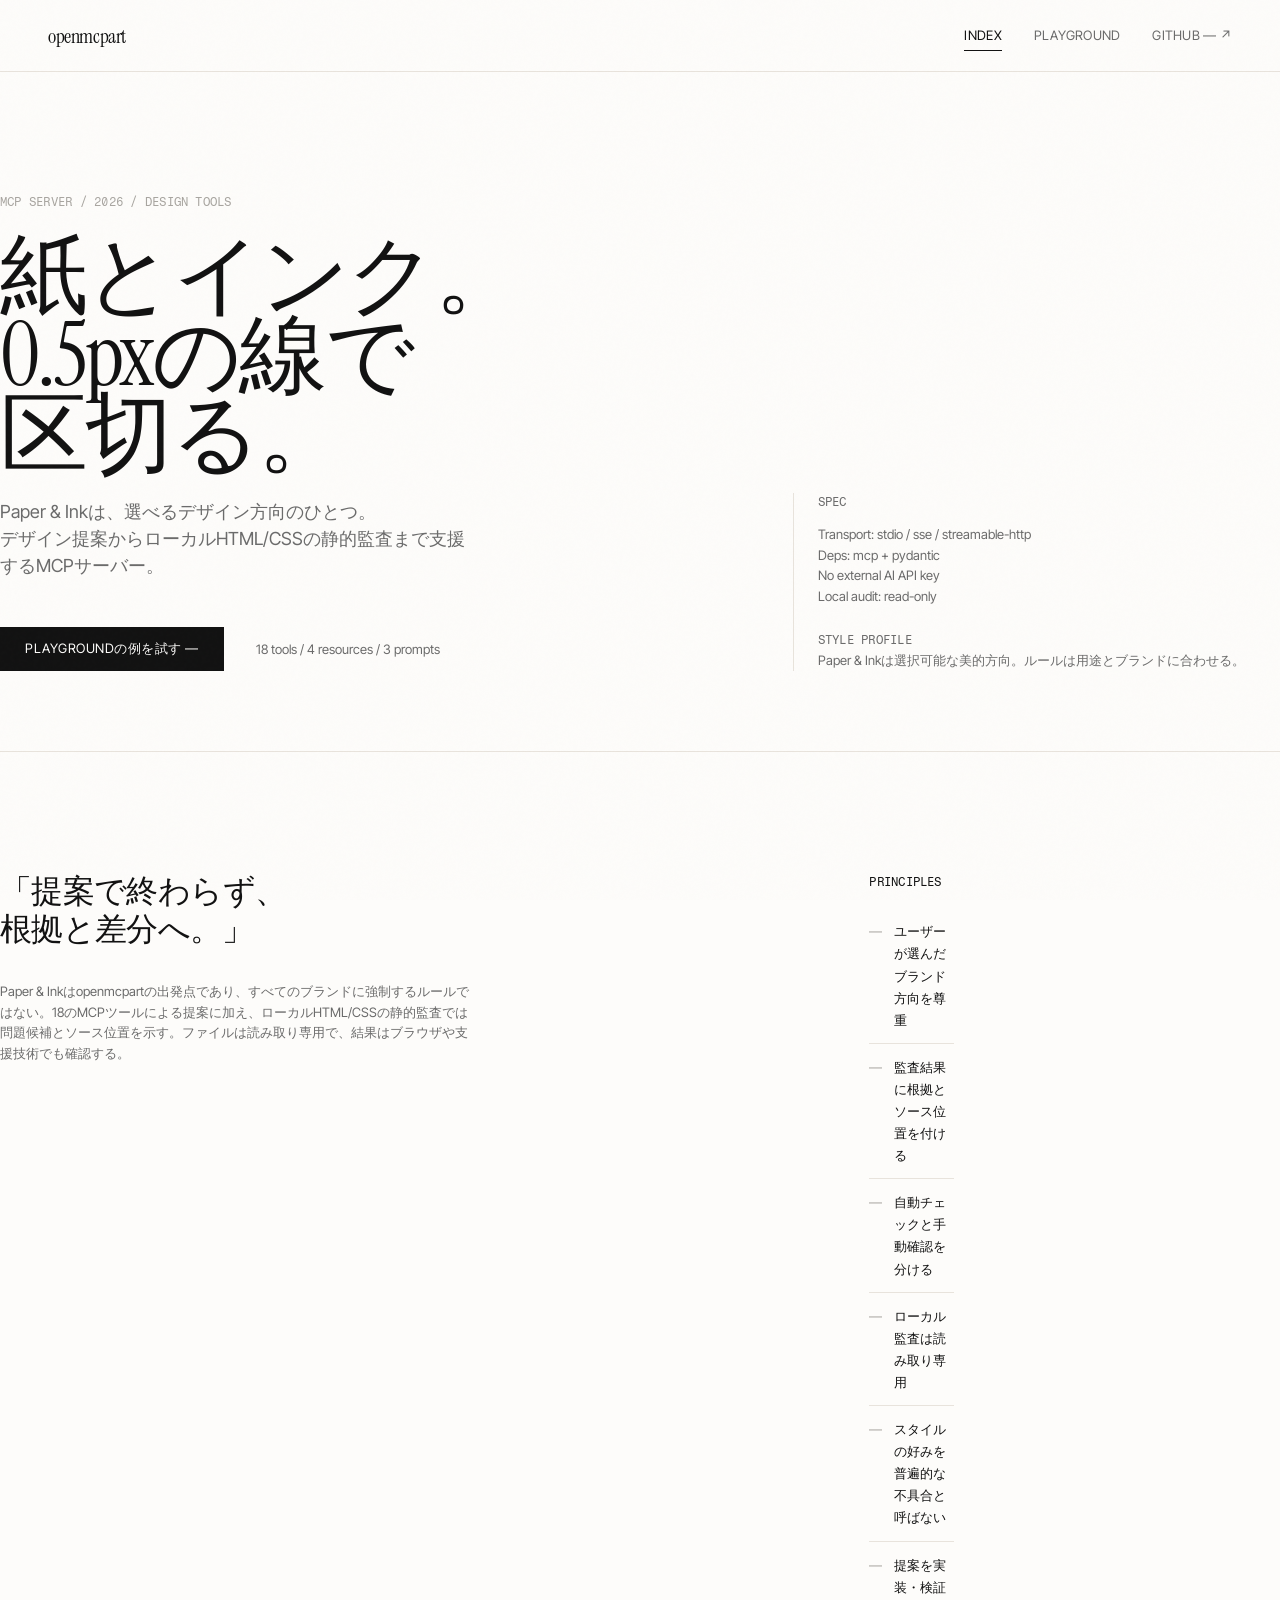
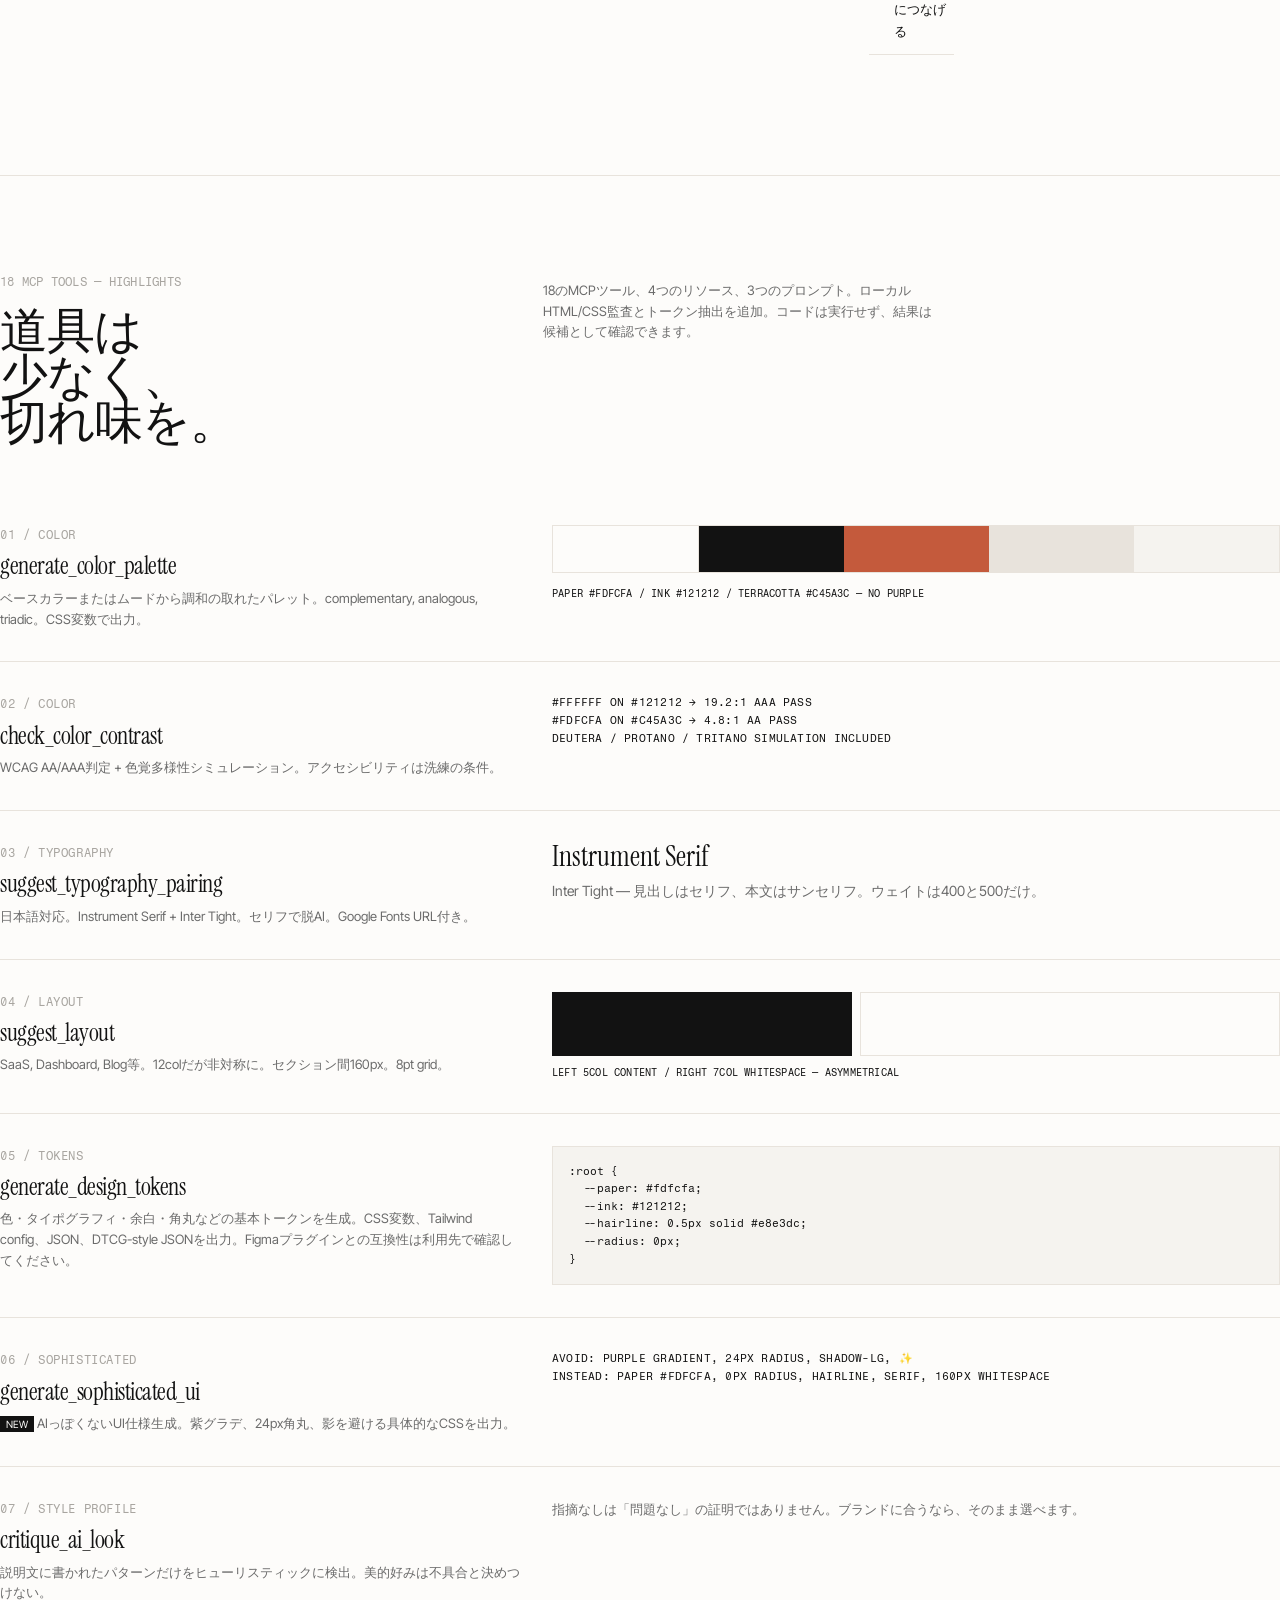
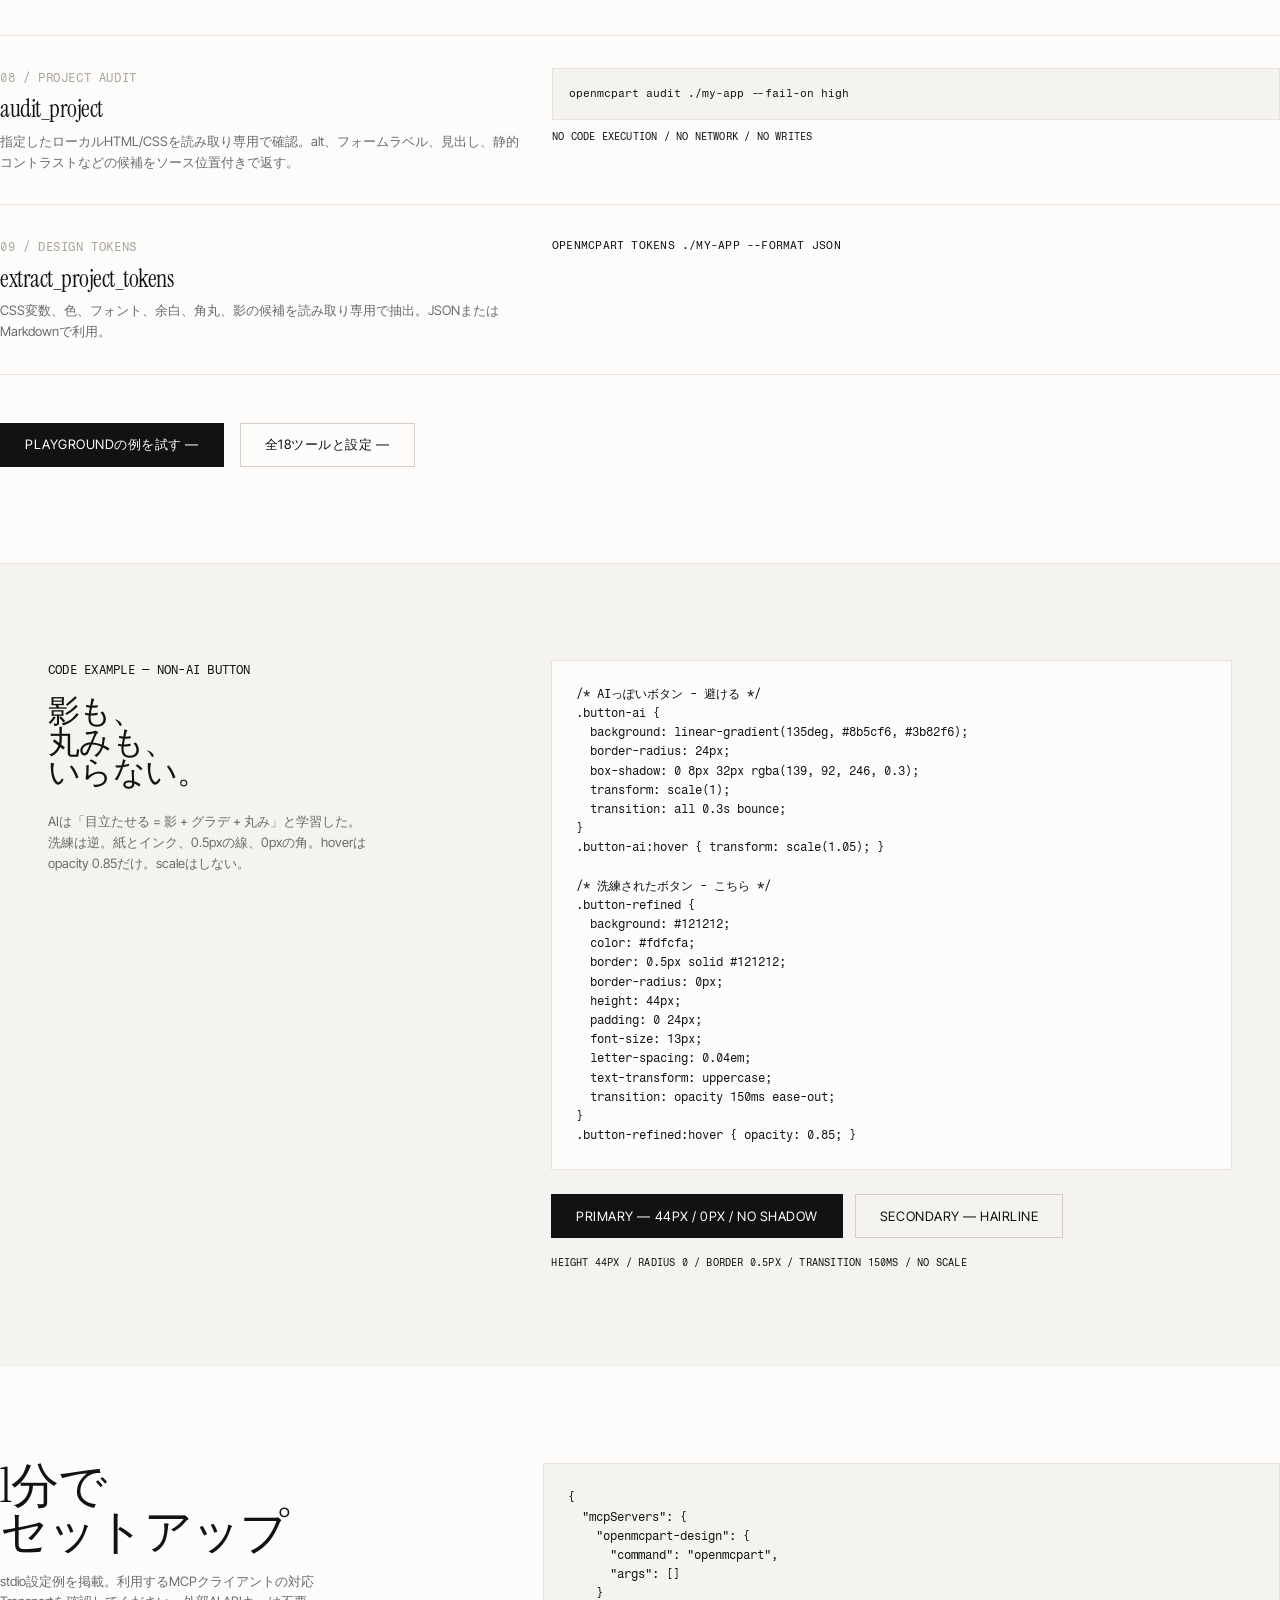
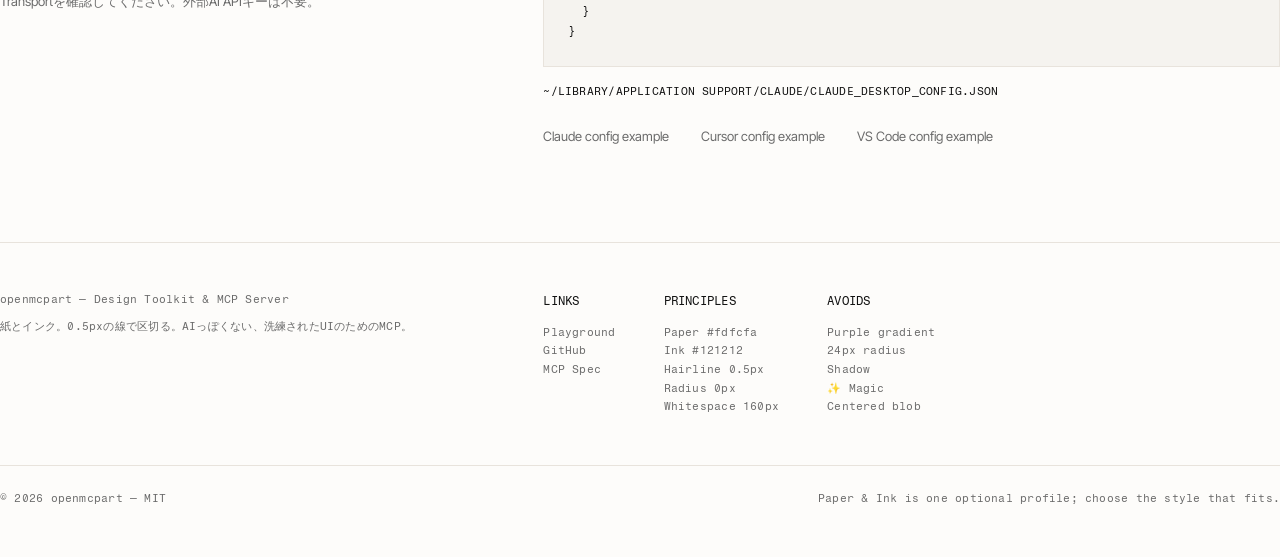
<file: web/index.html>
<!DOCTYPE html>
<html lang="ja">
<head>
  <meta charset="UTF-8">
  <meta name="viewport" content="width=device-width, initial-scale=1.0">
  <title>openmcpart — デザイン支援MCPとローカルUI監査</title>
  <meta name="description" content="デザイン提案、デザイントークン、ローカルHTML/CSSの静的監査を提供するオープンソースMCPサーバー。">
  <link rel="stylesheet" href="./css/style.css">
  <link rel="icon" href="data:image/svg+xml,<svg xmlns='http://www.w3.org/2000/svg' viewBox='0 0 100 100'><text y='.9em' font-size='90'>◐</text></svg>">
</head>
<body class="grain">
  <!-- Header - Minimal, hairline, no CTA -->
  <header class="header container">
    <a href="./index.html" class="logo">openmcpart</a>
    <nav class="nav" aria-label="Primary">
      <a href="./index.html" class="active" aria-current="page">Index</a>
      <a href="./playground.html">Playground</a>
      <a href="https://github.com/hrfrutrd-dev/openmcpart" target="_blank" rel="noopener noreferrer">GitHub — ↗</a>
    </nav>
  </header>
  <a class="skip-link" href="#main-content">本文へスキップ</a>
  <main id="main-content">

  <!-- Hero - Asymmetrical, not centered, huge whitespace -->
  <section class="hero container">
    <div class="grid-12">
      <div class="col-7">
        <p class="mono" style="margin-bottom: 24px; color: var(--ink-faint);">MCP Server / 2026 / Design Tools</p>
        <h1>紙とインク。<br>0.5pxの線で<br>区切る。</h1>
        <p class="sub">
          Paper &amp; Inkは、選べるデザイン方向のひとつ。<br>
          デザイン提案からローカルHTML/CSSの静的監査まで支援するMCPサーバー。
        </p>
        <div class="cta">
          <a href="./playground.html" class="btn btn-primary">Playgroundの例を試す —</a>
          <span class="text-small" style="margin-left: 16px;">18 tools / 4 resources / 3 prompts</span>
        </div>
      </div>
      <div class="col-5" style="display: flex; flex-direction: column; justify-content: flex-end;">
        <div class="text-small" style="border-left: 0.5px solid var(--hairline); padding-left: 24px; margin-left: 32px;">
          <p class="mono" style="margin-bottom: 12px;">Spec</p>
          <p>Transport: stdio / sse / streamable-http<br>
          Deps: mcp + pydantic<br>
          No external AI API key<br>
          Local audit: read-only</p>
          <p style="margin-top: 24px;" class="mono">Style profile</p>
          <p>Paper &amp; Inkは選択可能な美的方向。ルールは用途とブランドに合わせる。</p>
        </div>
      </div>
    </div>
  </section>

  <!-- Manifesto - Single strong statement, not 3 features -->
  <section class="manifesto container">
    <div class="grid-12">
      <div class="col-8">
        <blockquote>
          「提案で終わらず、<br>根拠と差分へ。」
        </blockquote>
        <p class="text-small" style="margin-top: 32px; max-width: 480px;">
          Paper &amp; Inkはopenmcpartの出発点であり、すべてのブランドに強制するルールではない。18のMCPツールによる提案に加え、ローカルHTML/CSSの静的監査では問題候補とソース位置を示す。ファイルは読み取り専用で、結果はブラウザや支援技術でも確認する。
        </p>
      </div>
      <div class="col-4">
        <p class="mono" style="margin-bottom: 16px;">Principles</p>
        <ul class="checklist">
          <li>ユーザーが選んだブランド方向を尊重</li>
          <li>監査結果に根拠とソース位置を付ける</li>
          <li>自動チェックと手動確認を分ける</li>
          <li>ローカル監査は読み取り専用</li>
          <li>スタイルの好みを普遍的な不具合と呼ばない</li>
          <li>提案を実装・検証につなげる</li>
        </ul>
      </div>
    </div>
  </section>

  <!-- Tools - Not 3-col grid, but 1-col with detail -->
  <section class="section container">
    <div class="grid-12" style="margin-bottom: 48px;">
      <div class="col-5">
        <p class="mono" style="color: var(--ink-faint); margin-bottom: 16px;">18 MCP Tools — Highlights</p>
        <h2>道具は<br>少なく、<br>切れ味を。</h2>
      </div>
      <div class="col-7">
        <p class="text-small" style="max-width: 400px; margin-top: 8px;">
          18のMCPツール、4つのリソース、3つのプロンプト。ローカルHTML/CSS監査とトークン抽出を追加。コードは実行せず、結果は候補として確認できます。
        </p>
      </div>
    </div>

    <div class="tool-list">
      <div class="tool-item">
        <div>
          <p class="tool-name">01 / Color</p>
          <h3>generate_color_palette</h3>
          <p class="text-small">ベースカラーまたはムードから調和の取れたパレット。complementary, analogous, triadic。CSS変数で出力。</p>
        </div>
        <div>
          <div class="palette">
            <div style="background: #fdfcfa; border-right: 0.5px solid #e8e3dc;"></div>
            <div style="background: #121212;"></div>
            <div style="background: #c45a3c;"></div>
            <div style="background: #e8e3dc;"></div>
            <div style="background: #f5f3ef;"></div>
          </div>
          <p class="mono" style="margin-top: 12px; font-size: 10px;">Paper #fdfcfa / Ink #121212 / Terracotta #c45a3c — No purple</p>
        </div>
      </div>

      <div class="tool-item">
        <div>
          <p class="tool-name">02 / Color</p>
          <h3>check_color_contrast</h3>
          <p class="text-small">WCAG AA/AAA判定 + 色覚多様性シミュレーション。アクセシビリティは洗練の条件。</p>
        </div>
        <div>
          <p class="mono" style="font-size: 11px; line-height: 1.6;">
            #ffffff on #121212 → 19.2:1 AAA Pass<br>
            #fdfcfa on #c45a3c → 4.8:1 AA Pass<br>
            Deutera / Protano / Tritano simulation included
          </p>
        </div>
      </div>

      <div class="tool-item">
        <div>
          <p class="tool-name">03 / Typography</p>
          <h3>suggest_typography_pairing</h3>
          <p class="text-small">日本語対応。Instrument Serif + Inter Tight。セリフで脱AI。Google Fonts URL付き。</p>
        </div>
        <div>
          <p style="font-family: var(--font-serif); font-size: 28px; line-height: 1;">Instrument Serif</p>
          <p style="font-family: var(--font-sans); font-size: 14px; margin-top: 8px; color: var(--ink-light);">Inter Tight — 見出しはセリフ、本文はサンセリフ。ウェイトは400と500だけ。</p>
        </div>
      </div>

      <div class="tool-item">
        <div>
          <p class="tool-name">04 / Layout</p>
          <h3>suggest_layout</h3>
          <p class="text-small">SaaS, Dashboard, Blog等。12colだが非対称に。セクション間160px。8pt grid。</p>
        </div>
        <div>
          <div style="display: grid; grid-template-columns: 5fr 7fr; gap: 8px; height: 64px;">
            <div style="background: var(--ink);"></div>
            <div style="border: 0.5px solid var(--hairline);"></div>
          </div>
          <p class="mono" style="margin-top: 8px; font-size: 10px;">Left 5col content / Right 7col whitespace — Asymmetrical</p>
        </div>
      </div>

      <div class="tool-item">
        <div>
          <p class="tool-name">05 / Tokens</p>
          <h3>generate_design_tokens</h3>
          <p class="text-small">色・タイポグラフィ・余白・角丸などの基本トークンを生成。CSS変数、Tailwind config、JSON、DTCG-style JSONを出力。Figmaプラグインとの互換性は利用先で確認してください。</p>
        </div>
        <div>
          <div class="code" style="padding: 16px; font-size: 11px;">:root {
  --paper: #fdfcfa;
  --ink: #121212;
  --hairline: 0.5px solid #e8e3dc;
  --radius: 0px;
}</div>
        </div>
      </div>

      <div class="tool-item">
        <div>
          <p class="tool-name">06 / Sophisticated</p>
          <h3>generate_sophisticated_ui</h3>
          <p class="text-small"><span style="background: var(--ink); color: var(--paper); padding: 2px 6px; font-size: 10px;">NEW</span> AIっぽくないUI仕様生成。紫グラデ、24px角丸、影を避ける具体的なCSSを出力。</p>
        </div>
        <div>
          <p class="mono" style="font-size: 11px; line-height: 1.6;">
            Avoid: purple gradient, 24px radius, shadow-lg, ✨<br>
            Instead: paper #fdfcfa, 0px radius, hairline, serif, 160px whitespace
          </p>
        </div>
      </div>

      <div class="tool-item">
        <div>
          <p class="tool-name">07 / Style profile</p>
          <h3>critique_ai_look</h3>
          <p class="text-small">説明文に書かれたパターンだけをヒューリスティックに検出。美的好みは不具合と決めつけない。</p>
        </div>
        <div>
          <p class="text-small">指摘なしは「問題なし」の証明ではありません。ブランドに合うなら、そのまま選べます。</p>
        </div>
      </div>

      <div class="tool-item">
        <div>
          <p class="tool-name">08 / Project audit</p>
          <h3>audit_project</h3>
          <p class="text-small">指定したローカルHTML/CSSを読み取り専用で確認。alt、フォームラベル、見出し、静的コントラストなどの候補をソース位置付きで返す。</p>
        </div>
        <div>
          <div class="code" style="padding: 16px; font-size: 11px;">openmcpart audit ./my-app --fail-on high</div>
          <p class="mono" style="margin-top: 8px; font-size: 10px;">No code execution / No network / No writes</p>
        </div>
      </div>

      <div class="tool-item">
        <div>
          <p class="tool-name">09 / Design tokens</p>
          <h3>extract_project_tokens</h3>
          <p class="text-small">CSS変数、色、フォント、余白、角丸、影の候補を読み取り専用で抽出。JSONまたはMarkdownで利用。</p>
        </div>
        <div>
          <p class="mono" style="font-size: 11px;">openmcpart tokens ./my-app --format json</p>
        </div>
      </div>
    </div>

    <div style="margin-top: 48px; display: flex; gap: 16px;">
      <a href="./playground.html" class="btn btn-primary">Playgroundの例を試す —</a>
      <a href="https://github.com/hrfrutrd-dev/openmcpart" class="btn btn-secondary">全18ツールと設定 —</a>
    </div>
  </section>

  <!-- Example - Show non-AI UI code -->
  <section class="section container hairline-top" style="background: var(--paper-dark); margin: 0; max-width: none; padding: 96px 48px;">
    <div class="container" style="padding: 0;">
      <div class="grid-12">
        <div class="col-5">
          <p class="mono" style="margin-bottom: 16px;">Code Example — Non-AI Button</p>
          <h2 style="font-size: 32px;">影も、<br>丸みも、<br>いらない。</h2>
          <p class="text-small" style="margin-top: 24px; max-width: 320px;">
            AIは「目立たせる = 影 + グラデ + 丸み」と学習した。洗練は逆。紙とインク、0.5pxの線、0pxの角。hoverはopacity 0.85だけ。scaleはしない。
          </p>
        </div>
        <div class="col-7">
          <div class="code" style="background: var(--paper);">/* AIっぽいボタン - 避ける */
.button-ai {
  background: linear-gradient(135deg, #8b5cf6, #3b82f6);
  border-radius: 24px;
  box-shadow: 0 8px 32px rgba(139, 92, 246, 0.3);
  transform: scale(1);
  transition: all 0.3s bounce;
}
.button-ai:hover { transform: scale(1.05); }

/* 洗練されたボタン - こちら */
.button-refined {
  background: #121212;
  color: #fdfcfa;
  border: 0.5px solid #121212;
  border-radius: 0px;
  height: 44px;
  padding: 0 24px;
  font-size: 13px;
  letter-spacing: 0.04em;
  text-transform: uppercase;
  transition: opacity 150ms ease-out;
}
.button-refined:hover { opacity: 0.85; }</div>
          
          <div style="margin-top: 24px; display: flex; gap: 12px;">
            <button class="btn btn-primary">Primary — 44px / 0px / No Shadow</button>
            <button class="btn btn-secondary">Secondary — Hairline</button>
          </div>
          <p class="mono" style="margin-top: 16px; font-size: 10px;">Height 44px / Radius 0 / Border 0.5px / Transition 150ms / No scale</p>
        </div>
      </div>
    </div>
  </section>

  <!-- Setup - Minimal -->
  <section class="section container">
    <div class="grid-12">
      <div class="col-5">
        <h2>1分で<br>セットアップ</h2>
        <p class="text-small" style="margin-top: 16px; max-width: 320px;">
          stdio設定例を掲載。利用するMCPクライアントの対応Transportを確認してください。外部AI APIキーは不要。
        </p>
      </div>
      <div class="col-7">
        <div class="code">{
  "mcpServers": {
    "openmcpart-design": {
      "command": "openmcpart",
      "args": []
    }
  }
}</div>
        <p class="mono" style="margin-top: 16px; font-size: 11px;">~/Library/Application Support/Claude/claude_desktop_config.json</p>
        <div style="margin-top: 24px; display: flex; gap: 32px;" class="text-small">
          <span>Claude config example</span>
          <span>Cursor config example</span>
          <span>VS Code config example</span>
        </div>
      </div>
    </div>
  </section>
  </main>

  <!-- Footer - Small, mono -->
  <footer class="footer container">
    <div class="grid-12">
      <div class="col-5">
        <p>openmcpart — Design Toolkit & MCP Server</p>
        <p style="margin-top: 8px;">紙とインク。0.5pxの線で区切る。AIっぽくない、洗練されたUIのためのMCP。</p>
      </div>
      <div class="col-7" style="display: flex; gap: 48px;">
        <div>
          <p class="mono" style="margin-bottom: 12px; color: var(--ink);">Links</p>
          <p><a href="./playground.html">Playground</a><br>
          <a href="https://github.com/hrfrutrd-dev/openmcpart">GitHub</a><br>
          <a href="https://modelcontextprotocol.io">MCP Spec</a></p>
        </div>
        <div>
          <p class="mono" style="margin-bottom: 12px; color: var(--ink);">Principles</p>
          <p>Paper #fdfcfa<br>
          Ink #121212<br>
          Hairline 0.5px<br>
          Radius 0px<br>
          Whitespace 160px</p>
        </div>
        <div>
          <p class="mono" style="margin-bottom: 12px; color: var(--ink);">Avoids</p>
          <p>Purple gradient<br>
          24px radius<br>
          Shadow<br>
          ✨ Magic<br>
          Centered blob</p>
        </div>
      </div>
    </div>
    <div style="margin-top: 48px; padding-top: 24px; border-top: 0.5px solid var(--hairline); display: flex; justify-content: space-between;">
      <span>© 2026 openmcpart — MIT</span>
      <span>Paper &amp; Ink is one optional profile; choose the style that fits.</span>
    </div>
  </footer>

  <script src="./js/main.js"></script>
</body>
</html>
</file>
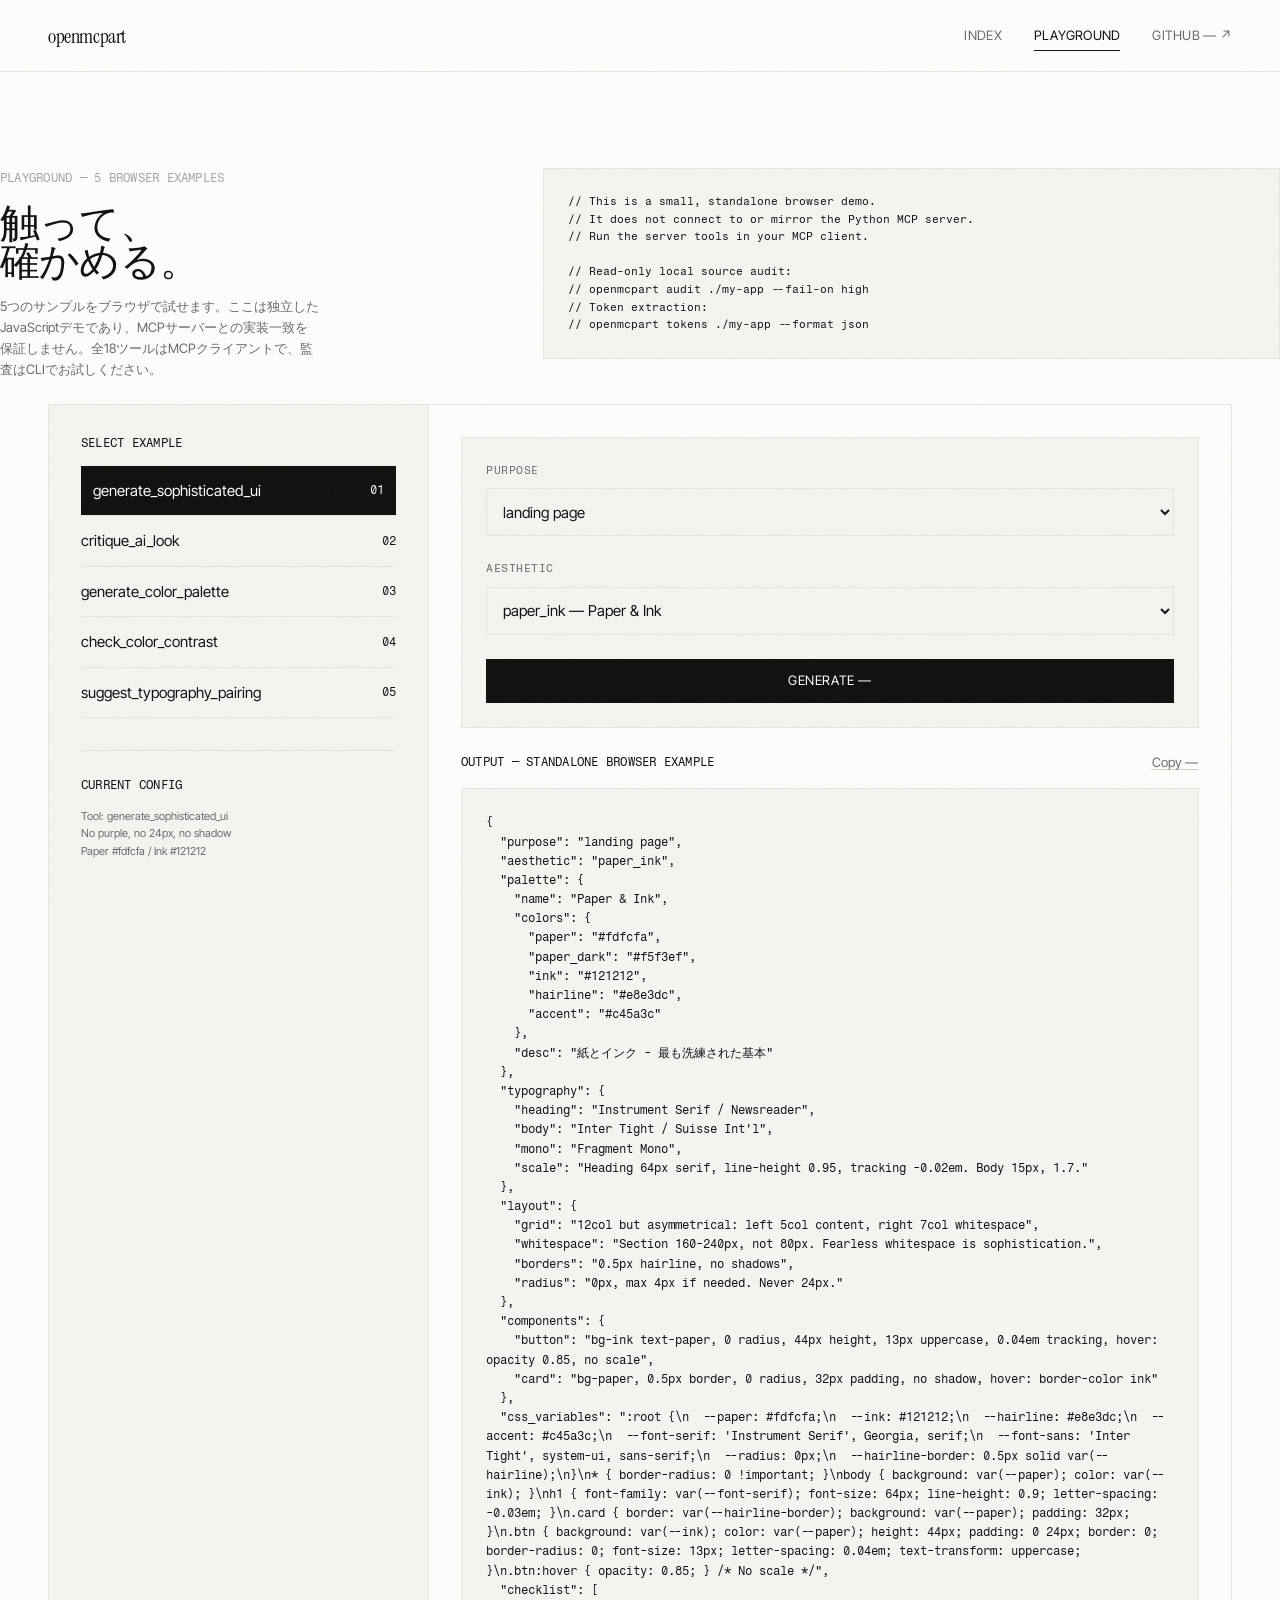
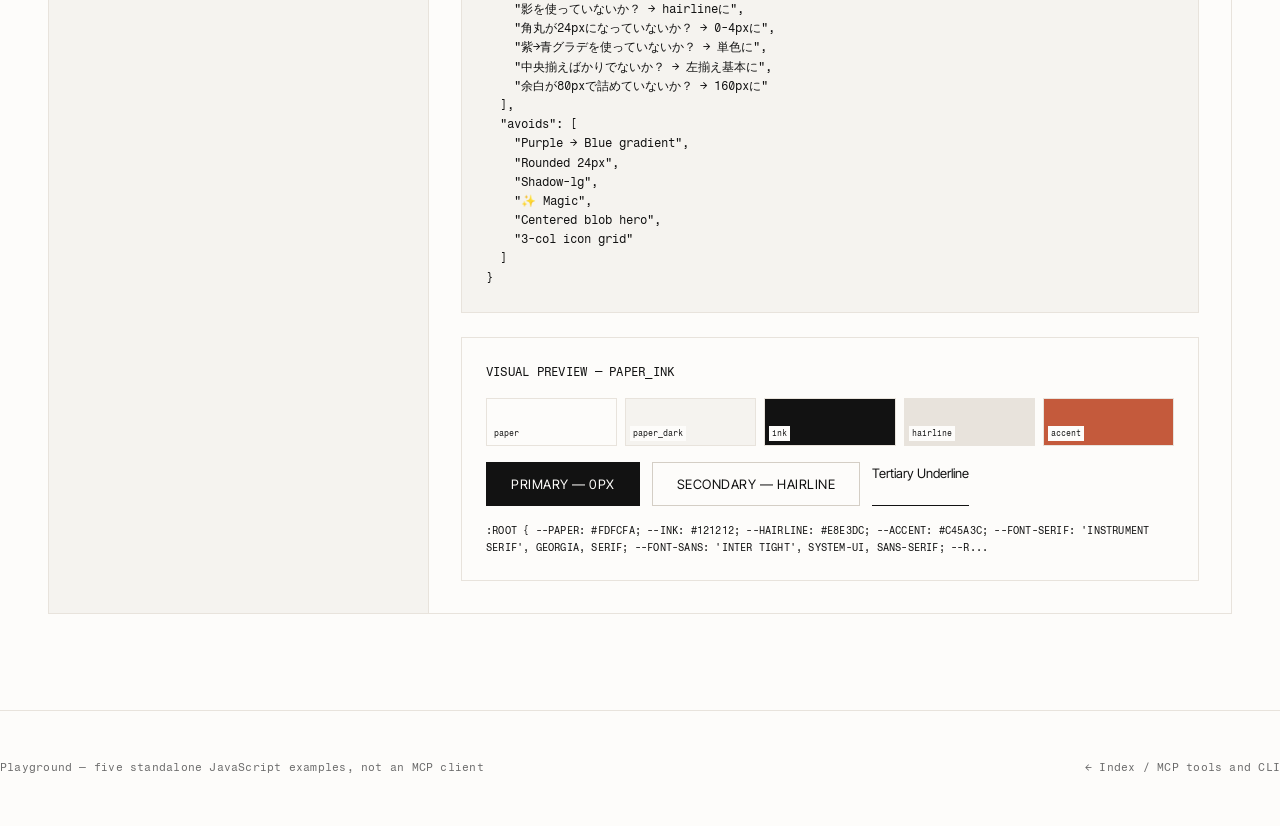
<file: web/playground.html>
<!DOCTYPE html>
<html lang="ja">
<head>
  <meta charset="UTF-8">
  <meta name="viewport" content="width=device-width, initial-scale=1.0">
  <title>Playground — openmcpart</title>
  <link rel="stylesheet" href="./css/style.css">
  <style>
    /* Playground specific - still no radius, no shadow */
    .playground-grid {
      display: grid;
      grid-template-columns: 380px 1fr;
      gap: 0;
      border: 0.5px solid var(--hairline);
      min-height: 80vh;
    }
    @media (max-width: 1024px) {
      .playground-grid { grid-template-columns: 1fr; }
    }
    .playground-sidebar {
      border-right: 0.5px solid var(--hairline);
      background: var(--paper-dark);
      padding: 32px;
    }
    .playground-main {
      padding: 32px;
      background: var(--paper);
    }
    .tool-nav {
      list-style: none;
    }
    .tool-nav li {
      border-bottom: 0.5px solid var(--hairline);
    }
    .tool-select {
      width: 100%;
      padding: 12px 0;
      border: 0;
      background: transparent;
      color: var(--ink);
      display: flex;
      justify-content: space-between;
      align-items: center;
      text-align: left;
      font: inherit;
      cursor: pointer;
      transition: background-color 150ms ease-out, padding 150ms ease-out;
    }
    .tool-select:hover {
      padding-right: 8px;
      padding-left: 8px;
      background: var(--paper);
    }
    .tool-select.active {
      padding-right: 12px;
      padding-left: 12px;
      background: var(--ink);
      color: var(--paper);
    }
    .tool-select.active .mono {
      color: var(--paper);
    }
    .output {
      background: var(--paper-dark);
      border: 0.5px solid var(--hairline);
      padding: 24px;
      min-height: 400px;
      font-family: var(--font-mono);
      font-size: 12px;
      line-height: 1.6;
      white-space: pre-wrap;
      overflow-x: auto;
    }
  </style>
</head>
<body class="grain">
  <header class="header container">
    <a href="./index.html" class="logo">openmcpart</a>
    <nav class="nav" aria-label="Primary">
      <a href="./index.html">Index</a>
      <a href="./playground.html" class="active" aria-current="page">Playground</a>
      <a href="https://github.com/hrfrutrd-dev/openmcpart" target="_blank" rel="noopener noreferrer">GitHub — ↗</a>
    </nav>
  </header>
  <a class="skip-link" href="#main-content">本文へスキップ</a>
  <main id="main-content">

  <section class="section container" style="padding-bottom: 24px;">
    <div class="grid-12">
      <div class="col-5">
        <p class="mono" style="color: var(--ink-faint); margin-bottom: 16px;">Playground — 5 browser examples</p>
        <h2 style="font-size: 40px;">触って、<br>確かめる。</h2>
        <p class="text-small" style="margin-top: 16px; max-width: 320px;">
          5つのサンプルをブラウザで試せます。ここは独立したJavaScriptデモであり、MCPサーバーとの実装一致を保証しません。全18ツールはMCPクライアントで、監査はCLIでお試しください。
        </p>
      </div>
      <div class="col-7">
        <div class="code" style="font-size: 11px;">// This is a small, standalone browser demo.
// It does not connect to or mirror the Python MCP server.
// Run the server tools in your MCP client.

// Read-only local source audit:
// openmcpart audit ./my-app --fail-on high
// Token extraction:
// openmcpart tokens ./my-app --format json</div>
      </div>
    </div>
  </section>

  <section class="container" style="padding-bottom: 96px;">
    <div class="playground-grid">
      <!-- Sidebar - Tool list -->
      <aside class="playground-sidebar" aria-label="Browser examples">
        <h3 class="mono" style="margin-bottom: 16px;">Select Example</h3>
        <ul class="tool-nav" id="toolNav">
          <li><button type="button" data-tool="sophisticated" class="tool-select active"><span>generate_sophisticated_ui</span> <span class="mono">01</span></button></li>
          <li><button type="button" data-tool="critique_ai" class="tool-select"><span>critique_ai_look</span> <span class="mono">02</span></button></li>
          <li><button type="button" data-tool="palette" class="tool-select"><span>generate_color_palette</span> <span class="mono">03</span></button></li>
          <li><button type="button" data-tool="contrast" class="tool-select"><span>check_color_contrast</span> <span class="mono">04</span></button></li>
          <li><button type="button" data-tool="typography" class="tool-select"><span>suggest_typography_pairing</span> <span class="mono">05</span></button></li>
        </ul>

        <div style="margin-top: 32px; padding-top: 24px; border-top: 0.5px solid var(--hairline);">
          <p class="mono" style="margin-bottom: 12px;">Current Config</p>
          <div id="configDisplay" class="text-small" style="font-size: 11px; line-height: 1.6;">
            Example: paper_ink<br>
            Style is optional<br>
            Check brand fit
          </div>
        </div>
      </aside>

      <!-- Main - Controls + Output -->
      <div class="playground-main">
        <!-- Controls -->
        <div id="controls" class="playground-controls" style="margin-bottom: 24px;">
          <!-- Dynamic controls will be injected here -->
        </div>

        <!-- Output -->
        <div style="display: flex; justify-content: space-between; align-items: center; margin-bottom: 16px;">
          <p class="mono">Output — standalone browser example</p>
          <button type="button" class="btn btn-tertiary" onclick="copyOutput()">Copy —</button>
        </div>
        <div id="output" class="output" role="status" aria-live="polite" aria-atomic="true">Select a tool from the left.

This browser page contains five illustrative JavaScript examples.
The Python MCP server has 18 tools and is the source of truth for MCP behavior.

Use an MCP client for server tools, or run:
openmcpart audit ./my-app --fail-on high

Aesthetic choices are optional and should fit the brand.</div>

        <!-- Visual Preview -->
        <div id="visualPreview" style="margin-top: 24px; border: 0.5px solid var(--hairline); padding: 24px; background: var(--paper);">
          <p class="mono" style="margin-bottom: 16px;">Visual Preview — Non-AI UI</p>
          <div style="display: flex; gap: 12px; flex-wrap: wrap;">
            <button class="btn btn-primary">Primary — 0px / Hairline</button>
            <button class="btn btn-secondary">Secondary</button>
            <span style="display: inline-flex; align-items: center; font-size: 13px; border-bottom: 0.5px solid var(--ink); padding-bottom: 2px; cursor: pointer;">Tertiary — Underline</span>
          </div>
          <div style="margin-top: 24px; display: grid; grid-template-columns: 1fr 1fr; gap: 16px;">
            <div class="card">
              <p class="mono" style="margin-bottom: 8px;">Card — No Shadow</p>
              <p style="font-family: var(--font-serif); font-size: 20px;">紙とインク</p>
              <p class="text-small" style="margin-top: 8px;">0.5px border, 0 radius, no shadow. Hover: border-color ink.</p>
            </div>
            <div style="background: var(--ink); color: var(--paper); padding: 24px; border: 0.5px solid var(--ink);">
              <p class="mono" style="margin-bottom: 8px; color: var(--paper);">Card — Inverted</p>
              <p style="font-family: var(--font-serif); font-size: 20px; color: var(--paper);">0.5pxの線</p>
              <p style="font-size: 13px; margin-top: 8px; color: #a8a5a0;">背景はink、文字はpaper。最もコントラストが高く洗練。</p>
            </div>
          </div>
        </div>
      </div>
    </div>
  </section>
  </main>

  <footer class="footer container">
    <div style="display: flex; justify-content: space-between;">
      <span>Playground — five standalone JavaScript examples, not an MCP client</span>
      <span><a href="./index.html">← Index</a> / <a href="../README.md">MCP tools and CLI</a></span>
    </div>
  </footer>

  <script src="./js/main.js"></script>
</body>
</html>
</file>
<file: web/css/style.css>
/* 
  openmcpart — Sophisticated, Non-AI UI
  Principles:
  - Paper & Ink, not purple gradients
  - 0px radius, hairline borders, no shadows
  - Serif headings, huge whitespace, left-aligned, asymmetrical
  - No sparkles, no bounce, no 3-col icon grid
*/

@import url('https://fonts.googleapis.com/css2?family=Instrument+Serif:ital@0;1&family=Inter+Tight:wght@400;500&family=Fragment+Mono&display=swap');

:root {
  --paper: #fdfcfa;
  --paper-dark: #f5f3ef;
  --paper-darker: #ebe8e2;
  --ink: #121212;
  --ink-light: #6b6b6b;
  --ink-faint: #a8a5a0;
  --hairline: #e8e3dc;
  --hairline-strong: #d4cec5;
  --accent: #c45a3c;
  --accent-dark: #a34a32;
  --moss: #5a6b5d;
  --clay: #c4a484;
  
  --font-serif: 'Instrument Serif', Georgia, serif;
  --font-sans: 'Inter Tight', system-ui, -apple-system, sans-serif;
  --font-mono: 'Fragment Mono', 'IBM Plex Mono', monospace;
  
  --text-xs: 12px;
  --text-sm: 13px;
  --text-base: 15px;
  --text-lg: 18px;
  --text-xl: 24px;
  --text-2xl: 32px;
  --text-3xl: 48px;
  --text-4xl: 64px;
  --text-5xl: 88px;
  
  --space-1: 4px;
  --space-2: 8px;
  --space-3: 12px;
  --space-4: 16px;
  --space-6: 24px;
  --space-8: 32px;
  --space-12: 48px;
  --space-16: 64px;
  --space-24: 96px;
  --space-32: 128px;
  --space-40: 160px;
  --space-48: 192px;
}

* { margin: 0; padding: 0; box-sizing: border-box; }
* { border-radius: 0 !important; } /* This stylesheet demonstrates the Paper & Ink profile. */

.skip-link {
  position: absolute;
  z-index: 1000;
  top: -80px;
  left: 16px;
  padding: 12px 16px;
  background: var(--ink);
  color: var(--paper);
}

.skip-link:focus { top: 16px; }

:focus-visible {
  outline: 2px solid var(--ink);
  outline-offset: 3px;
}

html {
  font-size: 16px;
  -webkit-font-smoothing: antialiased;
  -moz-osx-font-smoothing: grayscale;
  text-rendering: optimizeLegibility;
}

body {
  background: var(--paper);
  color: var(--ink);
  font-family: var(--font-sans);
  font-size: var(--text-base);
  line-height: 1.7;
  letter-spacing: 0;
}

/* Typography - Sophisticated, not AI */
h1, h2, h3, .serif {
  font-family: var(--font-serif);
  font-weight: 400;
  letter-spacing: -0.02em;
  line-height: 0.95;
}

h1 {
  font-size: var(--text-5xl);
  line-height: 0.9;
  letter-spacing: -0.03em;
}

h2 {
  font-size: var(--text-3xl);
  line-height: 0.95;
}

h3 {
  font-size: var(--text-xl);
  line-height: 1.1;
}

.mono {
  font-family: var(--font-mono);
  font-size: var(--text-xs);
  letter-spacing: 0.02em;
  text-transform: uppercase;
}

.text-small {
  font-size: var(--text-sm);
  line-height: 1.6;
  color: var(--ink-light);
}

/* Layout - Asymmetrical, huge whitespace */
.container {
  max-width: 1280px;
  margin: 0 auto;
  padding: 0 32px;
}

@media (min-width: 1024px) {
  .container { padding: 0 48px; }
}

.grid-12 {
  display: grid;
  grid-template-columns: repeat(12, 1fr);
  gap: 24px;
}

.col-5 { grid-column: span 5; }
.col-6 { grid-column: span 6; }
.col-7 { grid-column: span 7; }
.col-8 { grid-column: span 8; }
.col-12 { grid-column: span 12; }

@media (max-width: 768px) {
  .col-5, .col-6, .col-7, .col-8 { grid-column: span 12; }
  h1 { font-size: 48px; }
  h2 { font-size: 32px; }
}

/* Hairline - not shadow */
.hairline-top { border-top: 0.5px solid var(--hairline); }
.hairline-bottom { border-bottom: 0.5px solid var(--hairline); }
.hairline { border: 0.5px solid var(--hairline); }
.hairline-strong { border-color: var(--hairline-strong); }

/* Buttons - Sharp, no shadow, no scale */
.btn {
  display: inline-flex;
  align-items: center;
  justify-content: center;
  height: 44px;
  padding: 0 24px;
  font-family: var(--font-sans);
  font-size: 13px;
  letter-spacing: 0.04em;
  text-transform: uppercase;
  border: 0.5px solid transparent;
  background: transparent;
  color: var(--ink);
  cursor: pointer;
  transition: all 150ms ease-out;
  text-decoration: none;
  line-height: 1;
}

.btn-primary {
  background: var(--ink);
  color: var(--paper);
  border-color: var(--ink);
}

.btn-primary:hover {
  opacity: 0.85;
  /* No scale, no shadow */
}

.btn-secondary {
  background: transparent;
  color: var(--ink);
  border-color: var(--hairline-strong);
}

.btn-secondary:hover {
  border-color: var(--ink);
  background: var(--paper-dark);
}

.btn-tertiary {
  background: transparent;
  color: var(--ink-light);
  padding: 0;
  height: auto;
  text-transform: none;
  letter-spacing: 0;
  font-size: var(--text-sm);
  border-bottom: 0.5px solid var(--hairline-strong);
}

.btn-tertiary:hover {
  color: var(--ink);
  border-bottom-color: var(--ink);
}

/* Cards - No shadow, hairline only */
.card {
  background: var(--paper);
  border: 0.5px solid var(--hairline);
  padding: 32px;
  transition: border-color 150ms ease-out;
}

.card:hover {
  border-color: var(--ink);
}

.card-dark {
  background: var(--ink);
  color: var(--paper);
  border-color: var(--ink);
}

/* Inputs - Bottom border only, sharp */
.input {
  width: 100%;
  height: 48px;
  background: transparent;
  border: 0;
  border-bottom: 0.5px solid var(--hairline-strong);
  padding: 0;
  font-family: var(--font-sans);
  font-size: var(--text-base);
  color: var(--ink);
  outline: none;
  transition: border-color 150ms ease-out;
}

.input:focus {
  border-bottom-color: var(--ink);
  outline: 2px solid var(--ink);
  outline-offset: 2px;
}

.input::placeholder {
  color: var(--ink-faint);
}

/* Sections - Huge whitespace */
.section {
  padding: 96px 0;
}

.section-huge {
  padding: 160px 0;
}

@media (max-width: 768px) {
  .section { padding: 64px 0; }
  .section-huge { padding: 96px 0; }
}

/* Header - Minimal, hairline */
.header {
  height: 72px;
  border-bottom: 0.5px solid var(--hairline);
  display: flex;
  align-items: center;
  justify-content: space-between;
  position: sticky;
  top: 0;
  background: var(--paper);
  z-index: 10;
}

.logo {
  font-family: var(--font-serif);
  font-size: 20px;
  letter-spacing: -0.02em;
  text-decoration: none;
  color: var(--ink);
}

.nav {
  display: flex;
  gap: 32px;
  align-items: center;
}

.nav a {
  font-size: 13px;
  letter-spacing: 0.02em;
  text-transform: uppercase;
  color: var(--ink-light);
  text-decoration: none;
  transition: color 150ms;
  position: relative;
}

.nav a:hover {
  color: var(--ink);
}

.nav a.active {
  color: var(--ink);
}

.nav a.active::after {
  content: '';
  position: absolute;
  bottom: -4px;
  left: 0;
  width: 100%;
  height: 0.5px;
  background: var(--ink);
}

/* Hero - Asymmetrical, not centered */
.hero {
  padding: 120px 0 80px;
}

.hero h1 {
  max-width: 720px;
}

.hero .sub {
  margin-top: 24px;
  max-width: 480px;
  font-size: var(--text-lg);
  line-height: 1.5;
  color: var(--ink-light);
}

.hero .meta {
  margin-top: 48px;
  display: flex;
  gap: 48px;
}

.hero .cta {
  margin-top: 48px;
  display: flex;
  gap: 16px;
  align-items: center;
}

/* Manifesto */
.manifesto {
  padding: 120px 0;
  border-top: 0.5px solid var(--hairline);
  border-bottom: 0.5px solid var(--hairline);
}

.manifesto blockquote {
  font-family: var(--font-serif);
  font-size: 32px;
  line-height: 1.2;
  letter-spacing: -0.02em;
  max-width: 720px;
}

/* Tool list - Not 3-col icon grid, but 1-col with detail */
.tool-list {
  display: flex;
  flex-direction: column;
}

.tool-item {
  display: grid;
  grid-template-columns: 5fr 7fr;
  gap: 32px;
  padding: 32px 0;
  border-bottom: 0.5px solid var(--hairline);
  transition: background 150ms;
}

.tool-item:hover {
  background: var(--paper-dark);
  margin: 0 -32px;
  padding: 32px 32px;
}

.tool-item .tool-name {
  font-family: var(--font-mono);
  font-size: 12px;
  text-transform: uppercase;
  letter-spacing: 0.05em;
  color: var(--ink-faint);
  margin-bottom: 8px;
}

.tool-item h3 {
  margin-bottom: 8px;
}

@media (max-width: 768px) {
  .tool-item { grid-template-columns: 1fr; }
}

/* Palette display */
.palette {
  display: flex;
  gap: 0;
  height: 48px;
  border: 0.5px solid var(--hairline);
}

.palette div {
  flex: 1;
  height: 100%;
}

/* Code - Mono, paper-dark bg, no rounded */
.code {
  background: var(--paper-dark);
  border: 0.5px solid var(--hairline);
  padding: 24px;
  font-family: var(--font-mono);
  font-size: 12px;
  line-height: 1.6;
  overflow-x: auto;
  white-space: pre;
}

/* Footer - Small, mono, minimal */
.footer {
  border-top: 0.5px solid var(--hairline);
  padding: 48px 0;
  font-family: var(--font-mono);
  font-size: 11px;
  letter-spacing: 0.02em;
  color: var(--ink-light);
}

.footer a {
  color: var(--ink-light);
  text-decoration: none;
  border-bottom: 0.5px solid transparent;
}

.footer a:hover {
  color: var(--ink);
  border-bottom-color: var(--ink);
}

/* Playground */
.playground-controls {
  background: var(--paper-dark);
  border: 0.5px solid var(--hairline);
  padding: 24px;
  display: flex;
  flex-direction: column;
  gap: 24px;
}

.control-group label {
  display: block;
  font-family: var(--font-mono);
  font-size: 11px;
  text-transform: uppercase;
  letter-spacing: 0.05em;
  margin-bottom: 8px;
  color: var(--ink-light);
}

/* Avoid AI tropes checklist */
.checklist {
  list-style: none;
}

.checklist li {
  padding: 12px 0;
  border-bottom: 0.5px solid var(--hairline);
  display: flex;
  gap: 12px;
  font-size: 13px;
}

.checklist li::before {
  content: '—';
  color: var(--ink-faint);
}

/* Grain texture (subtle) */
.grain::after {
  content: '';
  position: fixed;
  top: 0;
  left: 0;
  width: 100%;
  height: 100%;
  pointer-events: none;
  opacity: 0.015;
  z-index: 100;
  background-image: url("data:image/svg+xml,%3Csvg viewBox='0 0 256 256' xmlns='http://www.w3.org/2000/svg'%3E%3Cfilter id='noise'%3E%3CfeTurbulence type='fractalNoise' baseFrequency='0.9' numOctaves='4' stitchTiles='stitch'/%3E%3C/filter%3E%3Crect width='100%25' height='100%25' filter='url(%23noise)'/%3E%3C/svg%3E");
}

/* Selection */
::selection {
  background: var(--ink);
  color: var(--paper);
}

@media (prefers-reduced-motion: reduce) {
  *,
  *::before,
  *::after {
    scroll-behavior: auto !important;
    animation-duration: 0.01ms !important;
    animation-iteration-count: 1 !important;
    transition-duration: 0.01ms !important;
  }
}
</file>
